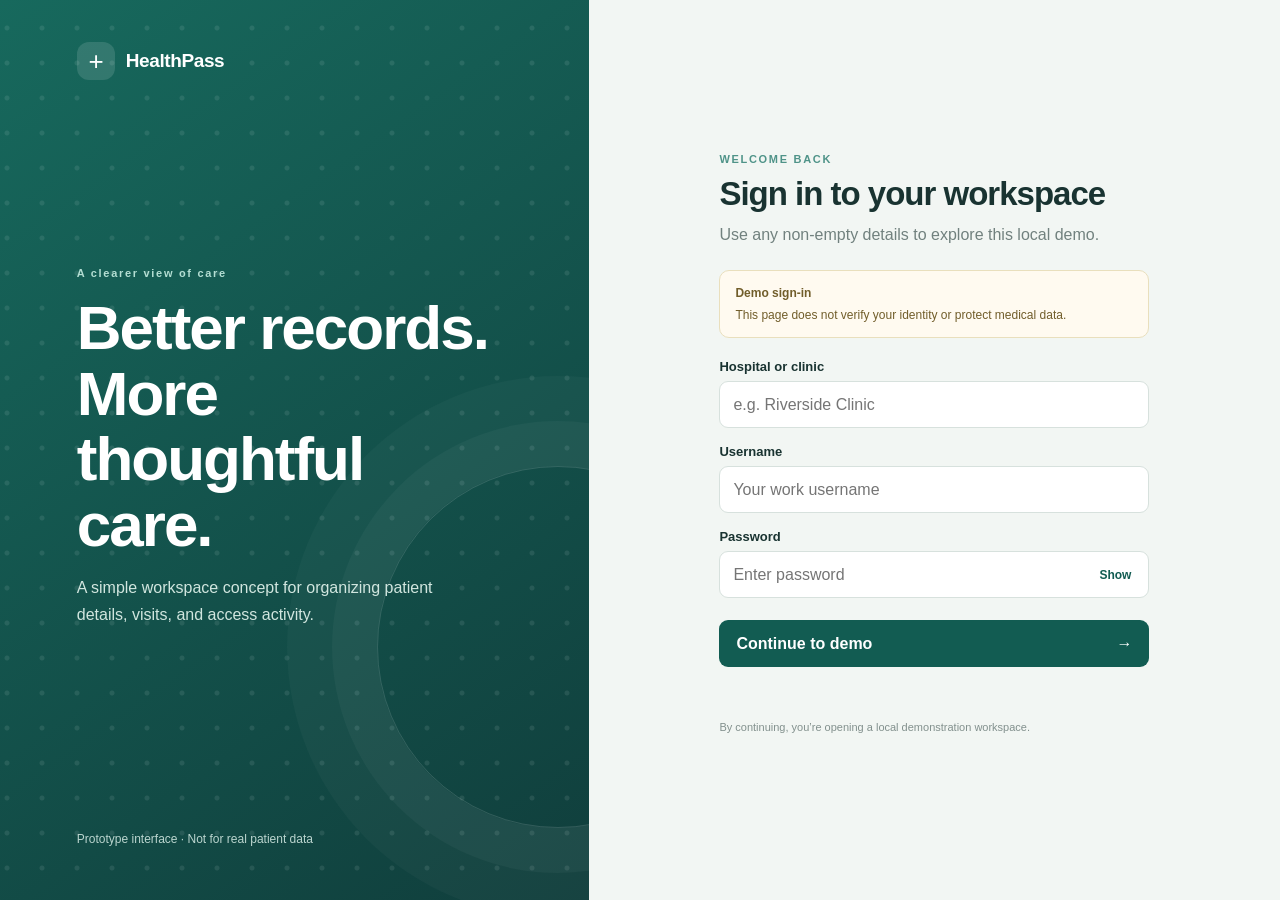
<file: index.html>
<!DOCTYPE html>
<html lang="en">
<head>
    <meta charset="UTF-8">
    <meta name="viewport" content="width=device-width, initial-scale=1">
    <meta name="theme-color" content="#125c52">
    <title>HealthPass · Workspace</title>
    <link rel="stylesheet" href="style.css">
    <script src="script.js" defer></script>
</head>
<body>

<div class="app-shell">

    <!-- SIDEBAR -->
    <aside class="sidebar">
        <a class="brand" href="#dashboard">
            <span class="brand-mark" aria-hidden="true">+</span>
            <span>
                HealthPass
                <small>CARE WORKSPACE</small>
            </span>
        </a>

        <p class="nav-caption">WORKSPACE</p>

        <nav class="side-nav" aria-label="Main navigation">
            <button class="nav-link active" data-page="dashboard">
                <span>⌂</span> Overview
            </button>

            <button class="nav-link" data-page="patientQR">
                <span>▦</span> Patient QR
            </button>

            <button class="nav-link" data-page="findPatient">
                <span>⌕</span> Find Patient
            </button>

            <button class="nav-link" data-page="records">
                <span>▤</span> Medical records
            </button>

            <button class="nav-link" data-page="hospital">
                <span>✚</span> Hospital Login
            </button>

            <button class="nav-link" data-page="activity">
                <span>◷</span> Access activity
            </button>
        </nav>

        <div class="sidebar-bottom">
            <div class="privacy-note">
                <span class="privacy-dot"></span>
                <div>
                    <strong>Demo mode</strong>
                    <small>Do not enter real patient data.</small>
                </div>
            </div>

            <button id="logoutButton" class="logout-link" type="button">
                Sign out
            </button>
        </div>
    </aside>

    <!-- MAIN CONTENT -->
    <main class="main-content">

        <header class="topbar">
            <div>
                <p class="eyebrow">CARE WORKSPACE</p>
                <h1 id="pageTitle">Overview</h1>
            </div>

            <div class="user-chip">
                <span class="avatar" id="userInitials">HP</span>
                <span>
                    <strong id="facilityName">Demo facility</strong>
                    <small id="usernameLabel">Demo user</small>
                </span>
            </div>
        </header>

        <div class="demo-banner">
            <strong>Demo environment</strong>
            <span>
                Data is stored in this browser. Not for real medical records.
            </span>
        </div>

        <!-- 1. DASHBOARD -->
        <section class="page active" id="dashboard">

            <div class="welcome-row">
                <div>
                    <p class="eyebrow">PATIENT WORKSPACE</p>
                    <h2>Patient overview</h2>
                    <p class="muted">
                        Register patients and manage their medical history.
                    </p>
                </div>
                <span class="today-pill" id="todayLabel"></span>
            </div>

            <div class="stat-grid">
                <article class="stat-card">
                    <span class="stat-label">TOTAL PATIENTS</span>
                    <strong id="patientCount">0</strong>
                    <small>Registered patient profiles</small>
                </article>

                <article class="stat-card">
                    <span class="stat-label">VISIT RECORDS</span>
                    <strong id="recordCount">0</strong>
                    <small>Saved consultations</small>
                </article>

                <article class="stat-card">
                    <span class="stat-label">ACTIVITY EVENTS</span>
                    <strong id="activityCount">0</strong>
                    <small>Workspace actions</small>
                </article>
            </div>

            <div class="content-grid">

                <!-- PATIENT REGISTRATION -->
                <article class="panel">
                    <div class="panel-heading">
                        <div>
                            <p class="eyebrow">PATIENT PROFILE</p>
                            <h3 id="patientFormTitle">Register a patient</h3>
                        </div>
                    </div>

                    <form id="patientForm" class="form-grid">

                        <div class="field full-field">
                            <label for="patientName">Full name</label>
                            <input id="patientName"
                                   maxlength="100" required>
                        </div>

                        <div class="field">
                            <label for="patientAge">Age</label>
                            <input id="patientAge" type="number"
                                   min="0" max="120" required>
                        </div>

                        <div class="field">
                            <label for="patientBlood">Blood group</label>
                            <select id="patientBlood" required>
                                <option value="">Choose group</option>
                                <option>A+</option>
                                <option>A-</option>
                                <option>B+</option>
                                <option>B-</option>
                                <option>AB+</option>
                                <option>AB-</option>
                                <option>O+</option>
                                <option>O-</option>
                                <option>Unknown</option>
                            </select>
                        </div>

                        <div class="field">
                            <label for="patientPhone">Phone</label>
                            <input id="patientPhone" type="tel"
                                   maxlength="30">
                        </div>

                        <div class="field">
                            <label for="patientEmergency">
                                Emergency contact
                            </label>
                            <input id="patientEmergency" type="tel"
                                   maxlength="30">
                        </div>

                        <div class="full-field form-actions">
                            <button class="button button-primary" type="submit">
                                Save patient
                            </button>

                            <button class="button button-quiet"
                                    id="clearPatientButton" type="button">
                                Clear form
                            </button>
                        </div>

                    </form>
                </article>

                <!-- PATIENT SUMMARY -->
                <article class="panel">
                    <div class="panel-heading">
                        <div>
                            <p class="eyebrow">PROFILE SUMMARY</p>
                            <h3>Patient details</h3>
                        </div>
                    </div>

                    <div id="patientSummary" class="empty-state">
                        <span class="empty-icon">＋</span>
                        <strong>No patient selected</strong>
                        <p>Register a patient to see the profile here.</p>
                    </div>

                    <div class="profile-footer">
                        <span class="status-indicator"></span>
                        <span id="profileHint">Waiting for profile setup</span>
                    </div>
                </article>

            </div>

            <!-- ALL PATIENTS -->
            <article class="panel section-panel">
                <div class="panel-heading">
                    <div>
                        <p class="eyebrow">PATIENT DIRECTORY</p>
                        <h3>Registered patients</h3>
                    </div>
                </div>

                <div class="field">
                    <label for="directorySearch">Search by ID or name</label>
                    <input id="directorySearch"
                           placeholder="e.g. HP1001 or patient name">
                </div>

                <div id="patientDirectory" class="entry-list"></div>
            </article>

        </section>

        <!-- 2. COMMON PATIENT QR -->
        <section class="page" id="patientQR">

            <div class="section-intro">
                <p class="eyebrow">COMMON QR ACCESS</p>
                <h2>Patient QR Code</h2>
                <p class="muted">
                    One common QR code for all patients.
                    Scan it to open the Patient ID search page.
                </p>
            </div>

            <article class="panel qr-panel">
                <div class="qr-display">
                    <div class="qr-frame">
                        <img id="commonQrImage"
                             alt="Common HealthPass patient lookup QR code"
                             width="240" height="240">
                    </div>

                    <h3>HealthPass Patient Lookup</h3>

                    <p class="muted">
                        This QR code is shared by all patients.
                        The patient ID identifies the individual record.
                    </p>

                    <label for="qrTargetUrl">QR destination</label>
                    <input id="qrTargetUrl" readonly>

                    <div class="form-actions qr-actions">
                        <button class="button button-primary"
                                id="refreshQRButton" type="button">
                            Generate QR
                        </button>

                        <button class="button button-quiet"
                                id="copyQRUrlButton" type="button">
                            Copy QR link
                        </button>

                        <button class="button button-quiet"
                                id="printQRButton" type="button">
                            Print QR
                        </button>
                    </div>

                    <p class="muted small-note">
                        Scan the QR code using a phone camera.
                        The app must be hosted at an address accessible
                        from that phone. A localhost address will not
                        work on another device.
                    </p>
                </div>
            </article>

        </section>

        <!-- 3. FIND PATIENT -->
        <section class="page" id="findPatient">

            <div class="section-intro">
                <p class="eyebrow">PATIENT LOOKUP</p>
                <h2>Find a patient</h2>
                <p class="muted">
                    Enter the unique patient ID to find the matching profile.
                </p>
            </div>

            <article class="panel lookup-panel">
                <form id="patientLookupForm" class="lookup-form">
                    <div class="field">
                        <label for="lookupPatientId">Patient ID</label>
                        <input id="lookupPatientId"
                               placeholder="e.g. HP1001"
                               maxlength="30" required>
                    </div>

                    <button class="button button-primary" type="submit">
                        Search patient
                    </button>
                </form>

                <p id="lookupMessage" class="form-message"
                   role="status" aria-live="polite"></p>

                <div id="lookupResult"></div>
            </article>

        </section>

        <!-- 4. MEDICAL RECORDS -->
        <section class="page" id="records">

            <div class="section-intro">
                <p class="eyebrow">PATIENT CARE</p>
                <h2>Medical records</h2>
                <p class="muted">
                    Add and view individual patient consultation histories.
                </p>
            </div>

            <div class="content-grid records-grid">

                <article class="panel">
                    <div class="panel-heading">
                        <div>
                            <p class="eyebrow">NEW ENTRY</p>
                            <h3>Add visit record</h3>
                        </div>
                    </div>

                    <form id="recordForm" class="form-grid">

                        <div class="field full-field">
                            <label for="recordPatientId">Patient ID</label>
                            <input id="recordPatientId"
                                   placeholder="e.g. HP1001" required>
                        </div>

                        <div class="field">
                            <label for="recordDoctor">Doctor name</label>
                            <input id="recordDoctor"
                                   maxlength="100" required>
                        </div>

                        <div class="field">
                            <label for="recordDate">Visit date</label>
                            <input id="recordDate" type="date" required>
                        </div>

                        <div class="field full-field">
                            <label for="recordSymptoms">Symptoms</label>
                            <textarea id="recordSymptoms"
                                      maxlength="2000" required></textarea>
                        </div>

                        <div class="field full-field">
                            <label for="recordDiagnosis">Diagnosis</label>
                            <textarea id="recordDiagnosis"
                                      maxlength="2000" required></textarea>
                        </div>

                        <div class="field full-field">
                            <label for="recordPlan">
                                Treatment / medicines / care plan
                            </label>
                            <textarea id="recordPlan"
                                      maxlength="3000"></textarea>
                        </div>

                        <div class="field full-field">
                            <label for="recordFollowup">Follow-up date</label>
                            <input id="recordFollowup" type="date">
                        </div>

                        <div class="full-field">
                            <button class="button button-primary" type="submit">
                                Save visit record
                            </button>
                        </div>

                    </form>
                </article>

                <article class="panel">
                    <div class="panel-heading">
                        <div>
                            <p class="eyebrow">VISIT HISTORY</p>
                            <h3>Consultation records</h3>
                        </div>
                    </div>

                    <div class="field">
                        <label for="recordSearchId">Filter by patient ID</label>
                        <input id="recordSearchId"
                               placeholder="e.g. HP1001">
                    </div>

                    <div id="recordsList" class="entry-list"></div>
                </article>

            </div>

        </section>

        <!-- 5. HOSPITAL LOGIN / WORKSPACE -->
        <section class="page" id="hospital">

            <div class="section-intro">
                <p class="eyebrow">HOSPITAL WORKSPACE</p>
                <h2>Hospital Login</h2>
                <p class="muted">
                    View records associated with the current demo facility.
                </p>
            </div>

            <article class="panel">
                <div class="panel-heading">
                    <div>
                        <p class="eyebrow">CURRENT FACILITY</p>
                        <h3 id="hospitalFacilityName">Hospital</h3>
                    </div>
                </div>

                <p class="muted">
                    You are viewing the workspace opened through the
                    existing demo login page.
                </p>

                <div class="stat-grid hospital-stats">
                    <article class="stat-card">
                        <span class="stat-label">FACILITY PATIENTS</span>
                        <strong id="hospitalPatientCount">0</strong>
                    </article>

                    <article class="stat-card">
                        <span class="stat-label">FACILITY VISITS</span>
                        <strong id="hospitalRecordCount">0</strong>
                    </article>
                </div>

                <div class="panel-heading">
                    <div>
                        <p class="eyebrow">FACILITY RECORDS</p>
                        <h3>Hospital patients</h3>
                    </div>
                </div>

                <div id="hospitalRecordsList" class="entry-list"></div>

                <p class="small-note muted">
                    Demo limitation: the current login is not real
                    authentication. Facility filtering in browser storage
                    is not a security boundary. A production deployment
                    requires server-side hospital accounts and permissions.
                </p>
            </article>

        </section>

        <!-- 6. ACCESS ACTIVITY -->
        <section class="page" id="activity">

            <div class="section-intro">
                <p class="eyebrow">TRANSPARENCY</p>
                <h2>Access activity</h2>
                <p class="muted">
                    Recent actions recorded in this demo workspace.
                </p>
            </div>

            <article class="panel">
                <div class="panel-heading">
                    <div>
                        <p class="eyebrow">WORKSPACE LOG</p>
                        <h3>Recent activity</h3>
                    </div>
                </div>

                <div id="activityList" class="entry-list"></div>
            </article>

            <div class="danger-zone">
                <div>
                    <strong>Reset demo data</strong>
                    <p>
                        Permanently clear HealthPass demo data stored
                        in this browser.
                    </p>
                </div>

                <button class="button button-danger"
                        id="resetButton" type="button">
                    Reset data
                </button>
            </div>

        </section>

        <footer class="app-footer">
            HealthPass demo · Not for clinical use
        </footer>

    </main>
</div>

<div id="toast" class="toast"
     role="status" aria-live="polite"></div>

</body>
</html>
</file>
<file: style.css>
:root {
    --green: #125c52;
    --green-dark: #0c453f;
    --green-soft: #eaf4f0;
    --ink: #1a3431;
    --muted: #788783;
    --line: #e5ece9;
    --surface: #ffffff;
    --canvas: #f5f7f5;
    --shadow: 0 12px 34px #163b3010;
}

* {
    box-sizing: border-box;
}

html {
    scroll-behavior: smooth;
}

body {
    margin: 0;
    background: var(--canvas);
    color: var(--ink);
    font-family: Inter, "Segoe UI", Arial, sans-serif;
    font-size: 14px;
}

button, input, select, textarea {
    font: inherit;
}

button {
    cursor: pointer;
}

a {
    color: inherit;
    text-decoration: none;
}

button:focus-visible,
a:focus-visible,
input:focus-visible,
select:focus-visible,
textarea:focus-visible {
    outline: 3px solid #4d8a7e55;
    outline-offset: 2px;
}

.app-shell {
    min-height: 100vh;
}

/* SIDEBAR */

.sidebar {
    position: fixed;
    inset: 0 auto 0 0;
    z-index: 5;
    display: flex;
    width: 248px;
    flex-direction: column;
    padding: 27px 17px 20px;
    border-right: 1px solid var(--line);
    background: #fff;
    overflow-y: auto;
}

.brand {
    display: flex;
    align-items: center;
    gap: 11px;
    padding: 0 9px;
    color: var(--green);
    font-size: 17px;
    font-weight: 800;
}

.brand > span:last-child {
    display: grid;
    gap: 3px;
}

.brand small {
    color: #94a29e;
    font-size: 8px;
    letter-spacing: 1.5px;
}

.brand-mark {
    display: grid;
    width: 39px;
    height: 39px;
    flex-shrink: 0;
    place-items: center;
    border-radius: 12px;
    background: var(--green);
    color: white;
    font-size: 25px;
    font-weight: 400;
}

.nav-caption {
    margin: 38px 10px 12px;
    color: #9ba9a5;
    font-size: 9px;
    font-weight: 800;
    letter-spacing: 1.5px;
}

.side-nav {
    display: grid;
    gap: 5px;
}

.nav-link {
    display: flex;
    align-items: center;
    gap: 13px;
    width: 100%;
    padding: 12px 13px;
    border: 0;
    border-radius: 9px;
    background: transparent;
    color: #6d7d79;
    text-align: left;
    transition: background .18s ease, color .18s ease;
}

.nav-link > span {
    width: 19px;
    color: #8b9a96;
    font-size: 18px;
    text-align: center;
}

.nav-link:hover {
    background: #f4f7f5;
    color: var(--green);
}

.nav-link.active {
    background: var(--green-soft);
    color: var(--green);
    font-weight: 700;
}

.nav-link.active > span {
    color: var(--green);
}

.sidebar-bottom {
    margin-top: auto;
    padding-top: 20px;
}

.privacy-note {
    display: flex;
    gap: 10px;
    padding: 13px 11px;
    border: 1px solid #edf0e8;
    border-radius: 10px;
    background: #fbfcf8;
}

.privacy-dot,
.status-indicator {
    width: 8px;
    height: 8px;
    flex: 0 0 8px;
    margin-top: 4px;
    border-radius: 50%;
    background: #d2a342;
}

.privacy-note strong,
.privacy-note small {
    display: block;
}

.privacy-note strong {
    font-size: 11px;
}

.privacy-note small {
    margin-top: 4px;
    color: var(--muted);
    font-size: 10px;
    line-height: 1.5;
}

.logout-link {
    width: 100%;
    margin-top: 12px;
    padding: 10px;
    border: 0;
    background: transparent;
    color: #7c8986;
    text-align: left;
}

.logout-link:hover {
    color: #a33b36;
}

/* MAIN CONTENT */

.main-content {
    max-width: 1600px;
    min-height: 100vh;
    margin-left: 248px;
    padding: 0 42px 24px;
}

.topbar {
    display: flex;
    min-height: 91px;
    justify-content: space-between;
    align-items: center;
    gap: 15px;
    border-bottom: 1px solid var(--line);
}

.eyebrow {
    margin: 0 0 7px;
    color: #4d8a7e;
    font-size: 9px;
    font-weight: 800;
    letter-spacing: 1.5px;
}

.topbar h1 {
    margin: 0;
    font-size: 22px;
    letter-spacing: -.5px;
}

.user-chip {
    display: flex;
    align-items: center;
    gap: 10px;
    min-width: 0;
}

.avatar {
    display: grid;
    width: 37px;
    height: 37px;
    flex: 0 0 37px;
    place-items: center;
    border-radius: 50%;
    background: #e3efea;
    color: var(--green);
    font-size: 12px;
    font-weight: 800;
}

.user-chip strong,
.user-chip small {
    display: block;
    max-width: 190px;
    overflow: hidden;
    text-overflow: ellipsis;
    white-space: nowrap;
}

.user-chip strong {
    font-size: 12px;
}

.user-chip small {
    margin-top: 3px;
    color: var(--muted);
    font-size: 10px;
}

/* BANNERS AND PAGES */

.demo-banner {
    display: flex;
    gap: 10px;
    align-items: center;
    margin: 20px 0 28px;
    padding: 11px 14px;
    border: 1px solid #efe4c6;
    border-radius: 9px;
    background: #fffaf0;
    color: #79663c;
    font-size: 11px;
    line-height: 1.5;
}

.demo-banner strong {
    white-space: nowrap;
}

.page {
    display: none;
    animation: appear .2s ease;
}

.page.active {
    display: block;
}

@keyframes appear {
    from {
        opacity: .55;
        transform: translateY(4px);
    }

    to {
        opacity: 1;
        transform: none;
    }
}

.welcome-row {
    display: flex;
    justify-content: space-between;
    align-items: end;
    gap: 20px;
    margin-bottom: 22px;
}

.welcome-row h2,
.section-intro h2 {
    margin: 0;
    font-size: clamp(23px, 3vw, 30px);
    letter-spacing: -.8px;
}

.muted {
    color: var(--muted);
    line-height: 1.6;
}

.welcome-row .muted {
    margin: 7px 0 0;
}

.today-pill {
    padding: 8px 11px;
    border: 1px solid var(--line);
    border-radius: 20px;
    background: white;
    color: #6d7d79;
    font-size: 11px;
    white-space: nowrap;
}

/* STATISTICS */

.stat-grid {
    display: grid;
    grid-template-columns: repeat(3, minmax(0, 1fr));
    gap: 14px;
    margin-bottom: 18px;
}

.stat-card {
    min-height: 108px;
    padding: 17px 19px;
    border: 1px solid var(--line);
    border-radius: 11px;
    background: var(--surface);
    box-shadow: 0 3px 13px #163b3006;
}

.stat-label {
    display: block;
    color: #82918d;
    font-size: 9px;
    font-weight: 800;
    letter-spacing: 1.1px;
}

.stat-card strong {
    display: block;
    margin-top: 11px;
    font-size: 22px;
    letter-spacing: -.5px;
    overflow-wrap: anywhere;
}

.stat-card small {
    display: block;
    margin-top: 4px;
    color: #98a39f;
    font-size: 10px;
}

/* PANELS AND LAYOUT */

.content-grid {
    display: grid;
    grid-template-columns: minmax(0, 1.1fr) minmax(280px, .9fr);
    gap: 17px;
    align-items: start;
}

.records-grid {
    grid-template-columns: minmax(300px, .9fr) minmax(0, 1.1fr);
}

.panel {
    min-width: 0;
    padding: 21px;
    border: 1px solid var(--line);
    border-radius: 12px;
    background: var(--surface);
    box-shadow: var(--shadow);
}

.section-panel {
    margin-top: 18px;
}

.panel-heading {
    display: flex;
    justify-content: space-between;
    align-items: center;
    gap: 12px;
    margin-bottom: 18px;
}

.panel-heading .eyebrow {
    margin-bottom: 5px;
}

.panel-heading h3 {
    margin: 0;
    font-size: 16px;
    letter-spacing: -.25px;
}

.section-intro {
    margin: 4px 0 20px;
}

.section-intro h2 {
    margin-bottom: 5px;
}

.section-intro .muted {
    margin: 0;
    font-size: 12px;
}

/* FORMS */

.form-grid {
    display: grid;
    grid-template-columns: minmax(0, 1fr) minmax(0, 1fr);
    gap: 13px;
}

.field {
    min-width: 0;
}

.field label,
.lookup-form label {
    display: block;
    margin-bottom: 6px;
    color: #53635f;
    font-size: 11px;
    font-weight: 700;
}

.field input,
.field select,
.field textarea,
.lookup-form input {
    width: 100%;
    min-height: 40px;
    padding: 10px 11px;
    border: 1px solid #dfe7e3;
    border-radius: 8px;
    outline: none;
    background: #fff;
    color: var(--ink);
    font-size: 12px;
}

.field textarea {
    min-height: 77px;
    resize: vertical;
}

.field input:focus,
.field select:focus,
.field textarea:focus,
.lookup-form input:focus {
    border-color: #4d8a7e;
    box-shadow: 0 0 0 3px #4d8a7e18;
}

.full-field {
    grid-column: 1 / -1;
}

.form-actions {
    display: flex;
    flex-wrap: wrap;
    gap: 8px;
    margin-top: 2px;
}

.button {
    display: inline-flex;
    min-height: 39px;
    justify-content: center;
    align-items: center;
    gap: 7px;
    padding: 0 14px;
    border: 1px solid transparent;
    border-radius: 8px;
    font-size: 11px;
    font-weight: 750;
    transition: background .15s ease, transform .15s ease;
}

.button-primary {
    background: var(--green);
    color: white;
}

.button-primary:hover {
    background: var(--green-dark);
    transform: translateY(-1px);
}

.button-quiet {
    border-color: var(--line);
    background: white;
    color: #697974;
}

.button-quiet:hover {
    background: #f6f8f7;
}

.button-danger {
    border-color: #f0d4d1;
    background: #fff;
    color: #a34740;
}

.button-danger:hover {
    background: #fff5f4;
}

.form-message {
    min-height: 18px;
    margin: 10px 0 0;
    color: #a33b36;
    font-size: 12px;
    line-height: 1.5;
}

.form-message:empty {
    min-height: 0;
    margin: 0;
}

/* PATIENT PROFILE */

.empty-state {
    display: flex;
    min-height: 180px;
    flex-direction: column;
    justify-content: center;
    align-items: center;
    padding: 15px;
    color: #7f8d88;
    text-align: center;
}

.empty-icon {
    display: grid;
    width: 43px;
    height: 43px;
    margin-bottom: 12px;
    place-items: center;
    border-radius: 14px;
    background: #f1f6f3;
    color: #568477;
    font-size: 25px;
}

.empty-state strong {
    color: #40534e;
    font-size: 12px;
}

.empty-state p {
    max-width: 260px;
    margin: 7px 0;
    font-size: 11px;
    line-height: 1.6;
}

.profile-details {
    display: grid;
    gap: 0;
}

.profile-row {
    display: flex;
    justify-content: space-between;
    gap: 12px;
    padding: 10px 0;
    border-bottom: 1px solid #eef2ef;
    font-size: 11px;
}

.profile-row span {
    color: var(--muted);
}

.profile-row strong {
    max-width: 65%;
    overflow-wrap: anywhere;
    text-align: right;
}

.profile-footer {
    display: flex;
    align-items: center;
    gap: 8px;
    margin-top: 14px;
    padding-top: 12px;
    border-top: 1px solid var(--line);
    color: #86938f;
    font-size: 10px;
}

.profile-footer .status-indicator {
    background: #4c9b7d;
}

/* LISTS AND RECORD CARDS */

.entry-list {
    display: grid;
    gap: 10px;
    margin-top: 14px;
}

.entry-card {
    min-width: 0;
    padding: 13px;
    border: 1px solid #e9efec;
    border-radius: 9px;
    background: #fcfdfc;
}

.entry-card h4 {
    margin: 8px 0 6px;
    color: #315e54;
    font-size: 13px;
    overflow-wrap: anywhere;
}

.entry-card p {
    margin: 5px 0;
    color: #697975;
    font-size: 11px;
    line-height: 1.6;
    overflow-wrap: anywhere;
    white-space: pre-wrap;
}

.entry-meta {
    display: flex;
    justify-content: space-between;
    flex-wrap: wrap;
    gap: 8px;
    color: #98a39f;
    font-size: 10px;
}

.list-empty {
    padding: 27px 12px;
    color: #8a9793;
    font-size: 12px;
    line-height: 1.6;
    text-align: center;
}

.patient-id {
    display: inline-flex;
    align-items: center;
    padding: 5px 8px;
    border-radius: 6px;
    background: var(--green-soft);
    color: var(--green);
    font-size: 11px;
    font-weight: 800;
    letter-spacing: .3px;
}

.entry-actions {
    display: flex;
    flex-wrap: wrap;
    gap: 8px;
    margin-top: 12px;
}

.text-action {
    padding: 5px 0;
    border: 0;
    background: transparent;
    color: var(--green);
    font-size: 11px;
    font-weight: 750;
}

.text-action:hover {
    text-decoration: underline;
}

/* QR CODE */

.qr-panel {
    max-width: 700px;
    margin: 0 auto;
}

.qr-display {
    display: flex;
    flex-direction: column;
    align-items: center;
    padding: 10px 0;
    text-align: center;
}

.qr-frame {
    display: grid;
    width: 270px;
    min-height: 270px;
    place-items: center;
    margin-bottom: 20px;
    padding: 15px;
    border: 1px solid var(--line);
    border-radius: 15px;
    background: #fff;
}

.qr-frame img {
    display: block;
    width: 240px;
    height: 240px;
    object-fit: contain;
}

.qr-display h3 {
    margin: 0 0 8px;
    font-size: 18px;
}

.qr-display > .muted {
    max-width: 440px;
    margin: 0 0 20px;
    font-size: 12px;
}

.qr-display > .field,
.qr-display > label,
.qr-display > input {
    width: 100%;
    max-width: 420px;
    text-align: left;
}

.qr-display > label {
    margin-bottom: 6px;
    color: #53635f;
    font-size: 11px;
    font-weight: 700;
}

.qr-display > input {
    min-height: 40px;
    padding: 10px;
    border: 1px solid var(--line);
    border-radius: 8px;
    background: #f9fbfa;
    font-size: 11px;
}

.qr-actions {
    justify-content: center;
    margin-top: 14px;
}

.small-note {
    max-width: 600px;
    margin-top: 18px !important;
    font-size: 10px !important;
}

/* PATIENT LOOKUP */

.lookup-panel {
    max-width: 900px;
}

.lookup-form {
    display: grid;
    grid-template-columns: minmax(0, 1fr) auto;
    gap: 12px;
    align-items: end;
}

.lookup-form input {
    min-height: 42px;
}

.lookup-result {
    margin-top: 20px;
}

.lookup-result h3 {
    margin-top: 0;
}

.lookup-section-title {
    margin: 22px 0 10px;
    font-size: 14px;
}

/* HOSPITAL */

.hospital-stats {
    margin-top: 20px;
}

.hospital-stats .stat-card {
    min-height: 90px;
}

/* RESET SECTION */

.danger-zone {
    display: flex;
    justify-content: space-between;
    align-items: center;
    gap: 16px;
    margin-top: 17px;
    padding: 16px;
    border: 1px solid #f0e1df;
    border-radius: 10px;
    background: #fffdfd;
}

.danger-zone strong {
    font-size: 12px;
}

.danger-zone p {
    margin: 5px 0 0;
    color: var(--muted);
    font-size: 10px;
    line-height: 1.5;
}

/* FOOTER AND TOAST */

.app-footer {
    margin-top: 32px;
    color: #9aa5a1;
    font-size: 10px;
    text-align: center;
}

.toast {
    position: fixed;
    right: 24px;
    bottom: 22px;
    z-index: 20;
    max-width: min(390px, calc(100vw - 32px));
    padding: 12px 16px;
    border-radius: 9px;
    background: #193d37;
    box-shadow: 0 8px 25px #102a2540;
    color: white;
    font-size: 12px;
    line-height: 1.5;
    opacity: 0;
    pointer-events: none;
    transform: translateY(8px);
    transition: .2s ease;
}

.toast.visible {
    opacity: 1;
    transform: none;
}

/* RESPONSIVE */

@media (max-width: 1100px) {
    .main-content {
        padding-right: 25px;
        padding-left: 25px;
    }

    .sidebar {
        width: 220px;
    }

    .main-content {
        margin-left: 220px;
    }

    .content-grid,
    .records-grid {
        grid-template-columns: 1fr;
    }
}

@media (max-width: 760px) {
    .sidebar {
        position: static;
        width: auto;
        padding: 13px 16px;
        border-right: 0;
        border-bottom: 1px solid var(--line);
        overflow: visible;
    }

    .sidebar .brand {
        padding: 0;
    }

    .nav-caption,
    .sidebar-bottom {
        display: none;
    }

    .side-nav {
        display: flex;
        gap: 5px;
        margin-top: 13px;
        padding-bottom: 2px;
        overflow-x: auto;
    }

    .nav-link {
        width: auto;
        flex: 0 0 auto;
        padding: 9px 11px;
        font-size: 11px;
        white-space: nowrap;
    }

    .nav-link > span {
        display: none;
    }

    .main-content {
        margin-left: 0;
        padding: 0 16px 20px;
    }

    .topbar {
        min-height: 75px;
    }

    .topbar h1 {
        font-size: 19px;
    }

    .user-chip strong {
        max-width: 125px;
    }

    .demo-banner {
        align-items: flex-start;
        flex-direction: column;
        gap: 3px;
        margin: 15px 0 22px;
    }

    .welcome-row {
        align-items: flex-start;
        flex-direction: column;
        gap: 10px;
    }

    .stat-grid {
        grid-template-columns: 1fr;
        gap: 9px;
    }

    .stat-card {
        min-height: 88px;
    }

    .stat-card strong {
        margin-top: 7px;
    }

    .panel {
        padding: 16px;
    }

    .lookup-form {
        grid-template-columns: 1fr;
    }

    .lookup-form .button {
        width: 100%;
    }
}

@media (max-width: 420px) {
    .form-grid {
        grid-template-columns: 1fr;
    }

    .full-field {
        grid-column: auto;
    }

    .danger-zone {
        align-items: flex-start;
        flex-direction: column;
    }

    .qr-frame {
        width: 250px;
        min-height: 250px;
    }

    .qr-frame img {
        width: 220px;
        height: 220px;
    }

    .qr-actions {
        align-items: stretch;
        flex-direction: column;
        width: 100%;
    }

    .qr-actions .button {
        width: 100%;
    }
}

/* PRINT THE COMMON QR */

@media print {
    body {
        background: white;
    }

    .sidebar,
    .topbar,
    .demo-banner,
    .app-footer,
    #dashboard,
    #findPatient,
    #records,
    #hospital,
    #activity,
    #refreshQRButton,
    #copyQRUrlButton {
        display: none !important;
    }

    .main-content {
        margin: 0;
        padding: 0;
    }

    #patientQR {
        display: block !important;
    }

    .qr-panel {
        border: 0;
        box-shadow: none;
    }

    #printQRButton,
    .qr-display > label,
    #qrTargetUrl {
        display: none !important;
    }
}
</file>
<file: login-style.css>
/* filepath: c:\Users\Pradeep K\OneDrive\Desktop\health tech\login-style.css */
:root {
    color-scheme: light;
    --green: #125c52;
    --green-dark: #0c453f;
    --ink: #193331;
    --muted: #71817e;
    --line: #e3ebe8;
    --paper: #ffffff;
}

* { box-sizing: border-box; }

body {
    margin: 0;
    min-height: 100vh;
    color: var(--ink);
    font-family: Inter, "Segoe UI", Arial, sans-serif;
    background: #f2f6f3;
}

button, input { font: inherit; }

.login-shell {
    min-height: 100vh;
    display: grid;
    grid-template-columns: minmax(320px, .92fr) 1.08fr;
}

.login-aside {
    position: relative;
    display: flex;
    flex-direction: column;
    justify-content: space-between;
    min-height: 100vh;
    padding: 42px clamp(32px, 6vw, 88px);
    overflow: hidden;
    color: #fff;
    background:
        radial-gradient(ellipse at 20% 80%, #ffffff17 0 2px, transparent 3px) 0 0 / 35px 35px,
        linear-gradient(145deg, #17695d, #103e3c);
}

.login-aside::after {
    position: absolute;
    right: -150px;
    bottom: 8%;
    width: 360px;
    height: 360px;
    border: 1px solid #ffffff24;
    border-radius: 50%;
    box-shadow: 0 0 0 45px #ffffff09, 0 0 0 90px #ffffff07;
    content: "";
}

.brand {
    display: inline-flex;
    align-items: center;
    gap: 11px;
    width: fit-content;
    color: inherit;
    font-size: 19px;
    font-weight: 750;
    letter-spacing: -.4px;
    text-decoration: none;
}

.brand-mark {
    display: grid;
    width: 38px;
    height: 38px;
    place-items: center;
    border-radius: 12px;
    background: #ffffff20;
    font-size: 26px;
    font-weight: 400;
}

.aside-copy { position: relative; z-index: 1; max-width: 510px; }
.eyebrow { color: #4f9388; font-size: 11px; font-weight: 800; letter-spacing: 1.7px; }
.login-aside .eyebrow { color: #b4ded3; }
.aside-copy h1 { margin: 16px 0; font-size: clamp(38px, 5vw, 62px); line-height: 1.06; letter-spacing: -2px; }
.aside-copy p:last-child { max-width: 410px; color: #d1e6df; font-size: 16px; line-height: 1.7; }
.aside-footnote { position: relative; z-index: 1; color: #bbd5cf; font-size: 12px; }

.login-content {
    display: grid;
    place-items: center;
    padding: 40px 24px;
}

.login-card { width: min(100%, 430px); }
.brand-dark { display: none; margin-bottom: 36px; color: var(--green); }
.login-card > .eyebrow { margin: 0 0 10px; }
.login-card h2 { margin: 0; font-size: clamp(26px, 3vw, 33px); letter-spacing: -1px; }
.muted { margin: 10px 0 22px; color: var(--muted); line-height: 1.55; }

.demo-note {
    display: grid;
    gap: 4px;
    margin-bottom: 21px;
    padding: 13px 15px;
    border: 1px solid #e9dfbd;
    border-radius: 10px;
    background: #fffaf0;
    color: #715d2a;
    font-size: 12px;
    line-height: 1.5;
}

label { display: block; margin: 16px 0 7px; font-size: 13px; font-weight: 700; }

input {
    width: 100%;
    min-height: 47px;
    padding: 12px 13px;
    border: 1px solid #d7e1dd;
    border-radius: 9px;
    outline: none;
    background: #fff;
    color: var(--ink);
    transition: border-color .15s, box-shadow .15s;
}

input:focus { border-color: #318779; box-shadow: 0 0 0 3px #3187791e; }
.password-field { position: relative; }
.password-field input { padding-right: 67px; }
.text-button { position: absolute; top: 50%; right: 12px; transform: translateY(-50%); border: 0; background: none; color: var(--green); cursor: pointer; font-size: 12px; font-weight: 700; }

.button {
    min-height: 47px;
    padding: 0 17px;
    border: 0;
    border-radius: 9px;
    cursor: pointer;
    font-weight: 700;
}

.button-primary { background: var(--green); color: white; }
.button-primary:hover { background: var(--green-dark); }
.login-submit { display: flex; justify-content: space-between; align-items: center; width: 100%; margin-top: 22px; }
.form-message { min-height: 18px; margin: 10px 0 0; color: #a33b36; font-size: 13px; }
.login-footer { margin-top: 24px; color: #82908d; font-size: 11px; line-height: 1.5; }

@media (max-width: 760px) {
    .login-shell { grid-template-columns: 1fr; }
    .login-aside { display: none; }
    .login-content { min-height: 100vh; padding: 32px 22px; }
    .brand-dark { display: inline-flex; }
}
</file>
